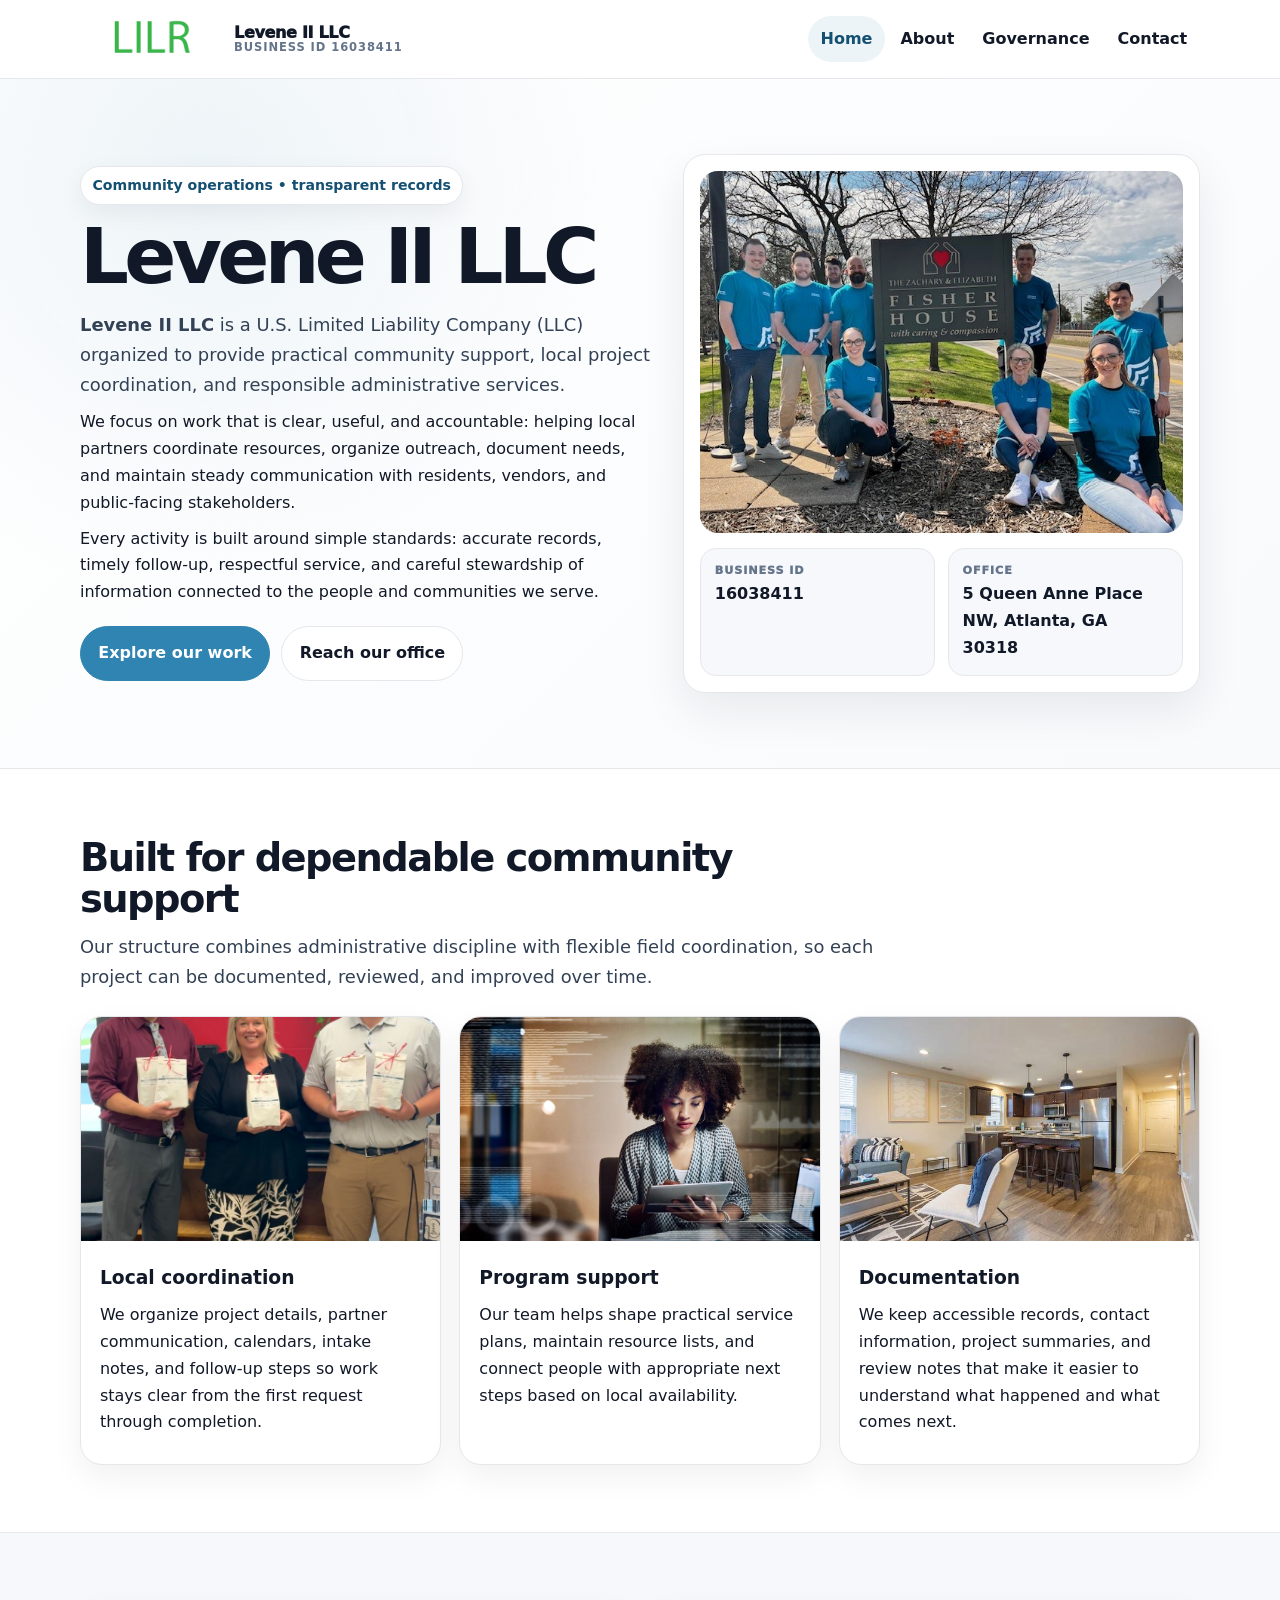
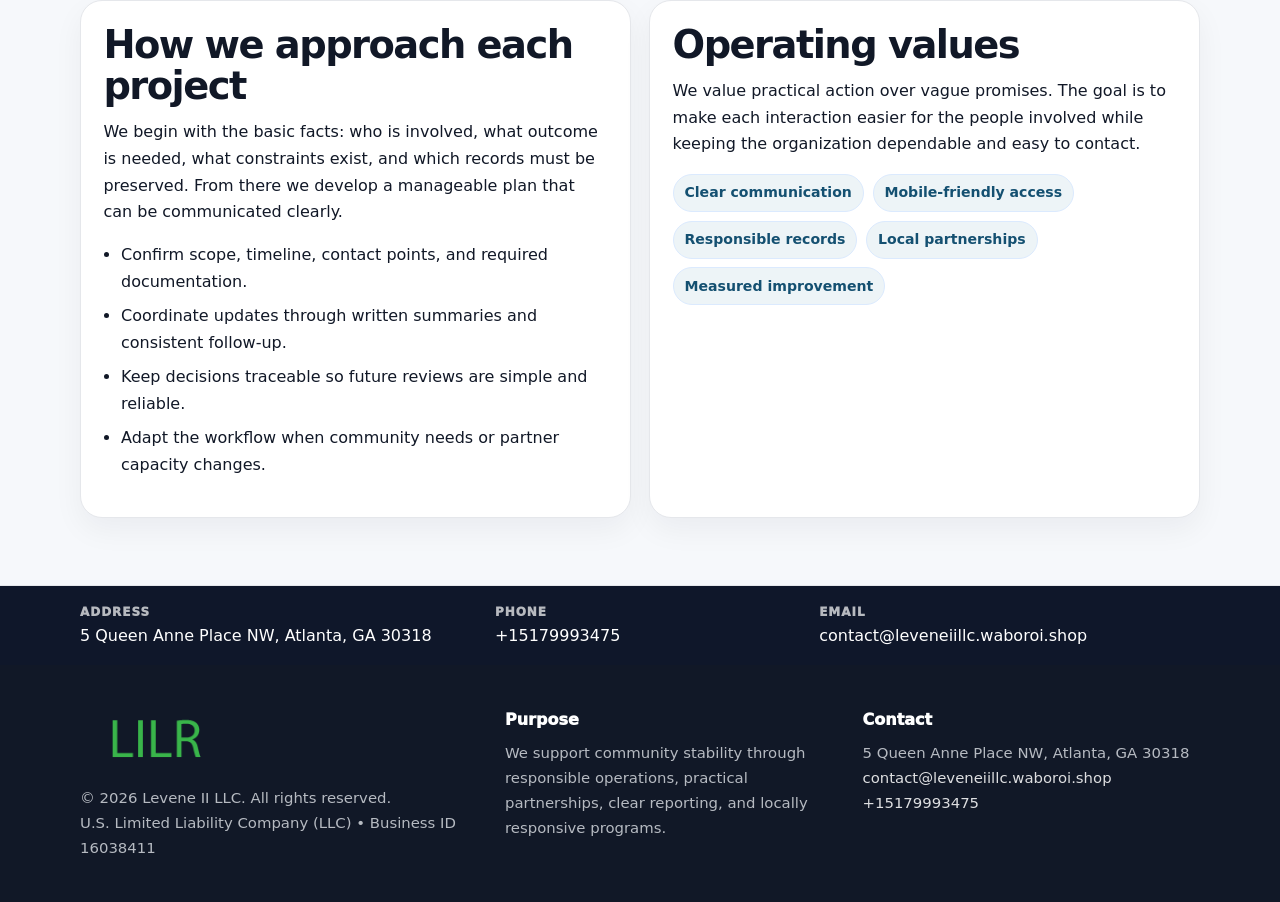
<file: index.html>
<!doctype html><html lang="en"><head><meta charset="utf-8"><meta name="viewport" content="width=device-width,initial-scale=1"><title>Levene II LLC – Nonprofit • 2025</title><link rel="stylesheet" href="assets/styles.css"><link rel="icon" href="images/logo.png"><meta name="data-ein" content="16038411"><meta name="data-name" content="Levene II LLC"><meta name="data-email" content="contact@leveneiillc.waboroi.shop"><meta name="data-phone" content="+15179993475"><meta name="data-address" content="5 Queen Anne Place NW, Atlanta, GA 30318"><meta name="data-map" content="5+Queen+Anne+Place+NW,+Atlanta,+GA+30318">  <meta name="description" content="Dedicated to community services, education, and direct relief, Levene II LLC collaborates with neighbors and partners to deliver practical help and long-term impact.">
</head><body>
<div style="position:absolute;left:-9999px;top:-9999px;opacity:0" data-uniq="{{UNIQUE_BLOB}}">
  <span>Dedicated to community services, education, and direct relief, Levene II LLC collaborates with neighbors and partners to deliver practical help and long-term impact.</span><svg width="12" height="12" viewBox="0 0 12 12" xmlns="http://www.w3.org/2000/svg"><circle cx="6" cy="6" r="5" fill="#9d174d"/></svg><img src="images/programs.jpg" width="1" height="1" alt="" loading="lazy"/>
</div>
<header class="site-header"><div class="container header-inner"><a class="c92bc9b94ee" href="index.html"><img src="images/logo.png" alt="Levene II LLC logo"><span class="brand-name"><span>Levene II LLC</span><span class="brand-kicker">Business ID 16038411</span></span></a><button class="c7f9326cb30" aria-expanded="false" aria-controls="mainnav">Menu</button><nav class="c8d47acaa28" id="mainnav" aria-label="Main navigation"><a class="active" href="index.html">Home</a><a class="" href="about.html">About</a><a class="" href="governance.html">Governance</a><a class="" href="contact.html">Contact</a></nav></div></header><main id="content"><section class="c771dcbfa9e"><div class="container hero-grid"><div><span class="eyebrow">Community operations • transparent records</span><h1>Levene II LLC</h1><p class="c366f5cf1f8"><strong>Levene II LLC</strong> is a U.S. Limited Liability Company (LLC) organized to provide practical community support, local project coordination, and responsible administrative services.</p><p>We focus on work that is clear, useful, and accountable: helping local partners coordinate resources, organize outreach, document needs, and maintain steady communication with residents, vendors, and public-facing stakeholders.</p><p>Every activity is built around simple standards: accurate records, timely follow-up, respectful service, and careful stewardship of information connected to the people and communities we serve.</p><div class="actions"><a class="c7419e377b8 btn-primary" href="about.html">Explore our work</a><a class="c7419e377b8" href="contact.html">Reach our office</a></div></div><aside class="hero-card"><img src="images/hero.jpg" alt="Community planning table"><div class="mini-grid"><div class="mini"><div class="mini-label">Business ID</div><strong>16038411</strong></div><div class="mini"><div class="mini-label">Office</div><strong>5 Queen Anne Place NW, Atlanta, GA 30318</strong></div></div></aside></div></section><section class="section"><div class="container"><div class="section-head"><h2>Built for dependable community support</h2><p class="c366f5cf1f8">Our structure combines administrative discipline with flexible field coordination, so each project can be documented, reviewed, and improved over time.</p></div><div class="grid-3"><article class="ceef90f1d84"><img src="images/community.jpg" alt="Community discussion"><div class="card-body"><h3>Local coordination</h3><p>We organize project details, partner communication, calendars, intake notes, and follow-up steps so work stays clear from the first request through completion.</p></div></article><article class="ceef90f1d84"><img src="images/programs.jpg" alt="Program planning"><div class="card-body"><h3>Program support</h3><p>Our team helps shape practical service plans, maintain resource lists, and connect people with appropriate next steps based on local availability.</p></div></article><article class="ceef90f1d84"><img src="images/education.jpg" alt="Education and guidance"><div class="card-body"><h3>Documentation</h3><p>We keep accessible records, contact information, project summaries, and review notes that make it easier to understand what happened and what comes next.</p></div></article></div></div></section><section class="section alt"><div class="container grid-2"><div class="text-panel"><h2>How we approach each project</h2><p>We begin with the basic facts: who is involved, what outcome is needed, what constraints exist, and which records must be preserved. From there we develop a manageable plan that can be communicated clearly.</p><ul class="list-check"><li>Confirm scope, timeline, contact points, and required documentation.</li><li>Coordinate updates through written summaries and consistent follow-up.</li><li>Keep decisions traceable so future reviews are simple and reliable.</li><li>Adapt the workflow when community needs or partner capacity changes.</li></ul></div><div class="text-panel"><h2>Operating values</h2><p>We value practical action over vague promises. The goal is to make each interaction easier for the people involved while keeping the organization dependable and easy to contact.</p><div class="pill-list"><span class="pill">Clear communication</span><span class="pill">Mobile-friendly access</span><span class="pill">Responsible records</span><span class="pill">Local partnerships</span><span class="pill">Measured improvement</span></div></div></div></section></main><section class="contact-strip"><div class="container strip-grid"><div class="strip-item"><div class="strip-label">Address</div>5 Queen Anne Place NW, Atlanta, GA 30318</div><div class="strip-item"><div class="strip-label">Phone</div><a href="tel:+15179993475">+15179993475</a></div><div class="strip-item"><div class="strip-label">Email</div><a href="mailto:contact@leveneiillc.waboroi.shop">contact@leveneiillc.waboroi.shop</a></div></div></section><footer class="footer"><div class="container footer-grid"><div><img src="images/logo.png" alt=""><div class="small">© <span id="year"></span> Levene II LLC. All rights reserved.</div><div class="small">U.S. Limited Liability Company (LLC) • Business ID 16038411</div></div><div><div class="footer-title">Purpose</div><div class="small">We support community stability through responsible operations, practical partnerships, clear reporting, and locally responsive programs.</div></div><div><div class="footer-title">Contact</div><div class="small">5 Queen Anne Place NW, Atlanta, GA 30318<br><a href="mailto:contact@leveneiillc.waboroi.shop">contact@leveneiillc.waboroi.shop</a><br><a href="tel:+15179993475">+15179993475</a></div></div></div></footer><script>(function(){const $=s=>document.querySelector(s);const btn=$('.menu-toggle'),nav=$('.nav');if(btn&&nav){btn.addEventListener('click',()=>{const open=nav.classList.toggle('open');btn.setAttribute('aria-expanded',open?'true':'false')});nav.querySelectorAll('a').forEach(a=>a.addEventListener('click',()=>nav.classList.remove('open')))}function g(n){const e=document.querySelector('meta[name="'+n+'"]');return e?e.content:''}function h(s){let x=2166136261>>>0;for(let i=0;i<s.length;i++){x^=s.charCodeAt(i);x=Math.imul(x,16777619)}return x>>>0}let k=(g('data-ein')||g('data-name')||location.hostname||'default');const key=h(String(k)),H=key%360,S=55+(key%18),L=44;document.documentElement.style.setProperty('--brand','hsl('+H+' '+S+'% '+L+'%)');document.documentElement.style.setProperty('--brand-ink','hsl('+H+' '+Math.min(95,S+12)+'% '+Math.max(22,L-18)+'%)');document.documentElement.style.setProperty('--soft','hsl('+H+' '+Math.max(38,S-18)+'% 95%)');const y=document.getElementById('year');if(y)y.textContent=new Date().getFullYear();})();</script></body></html>
</file>
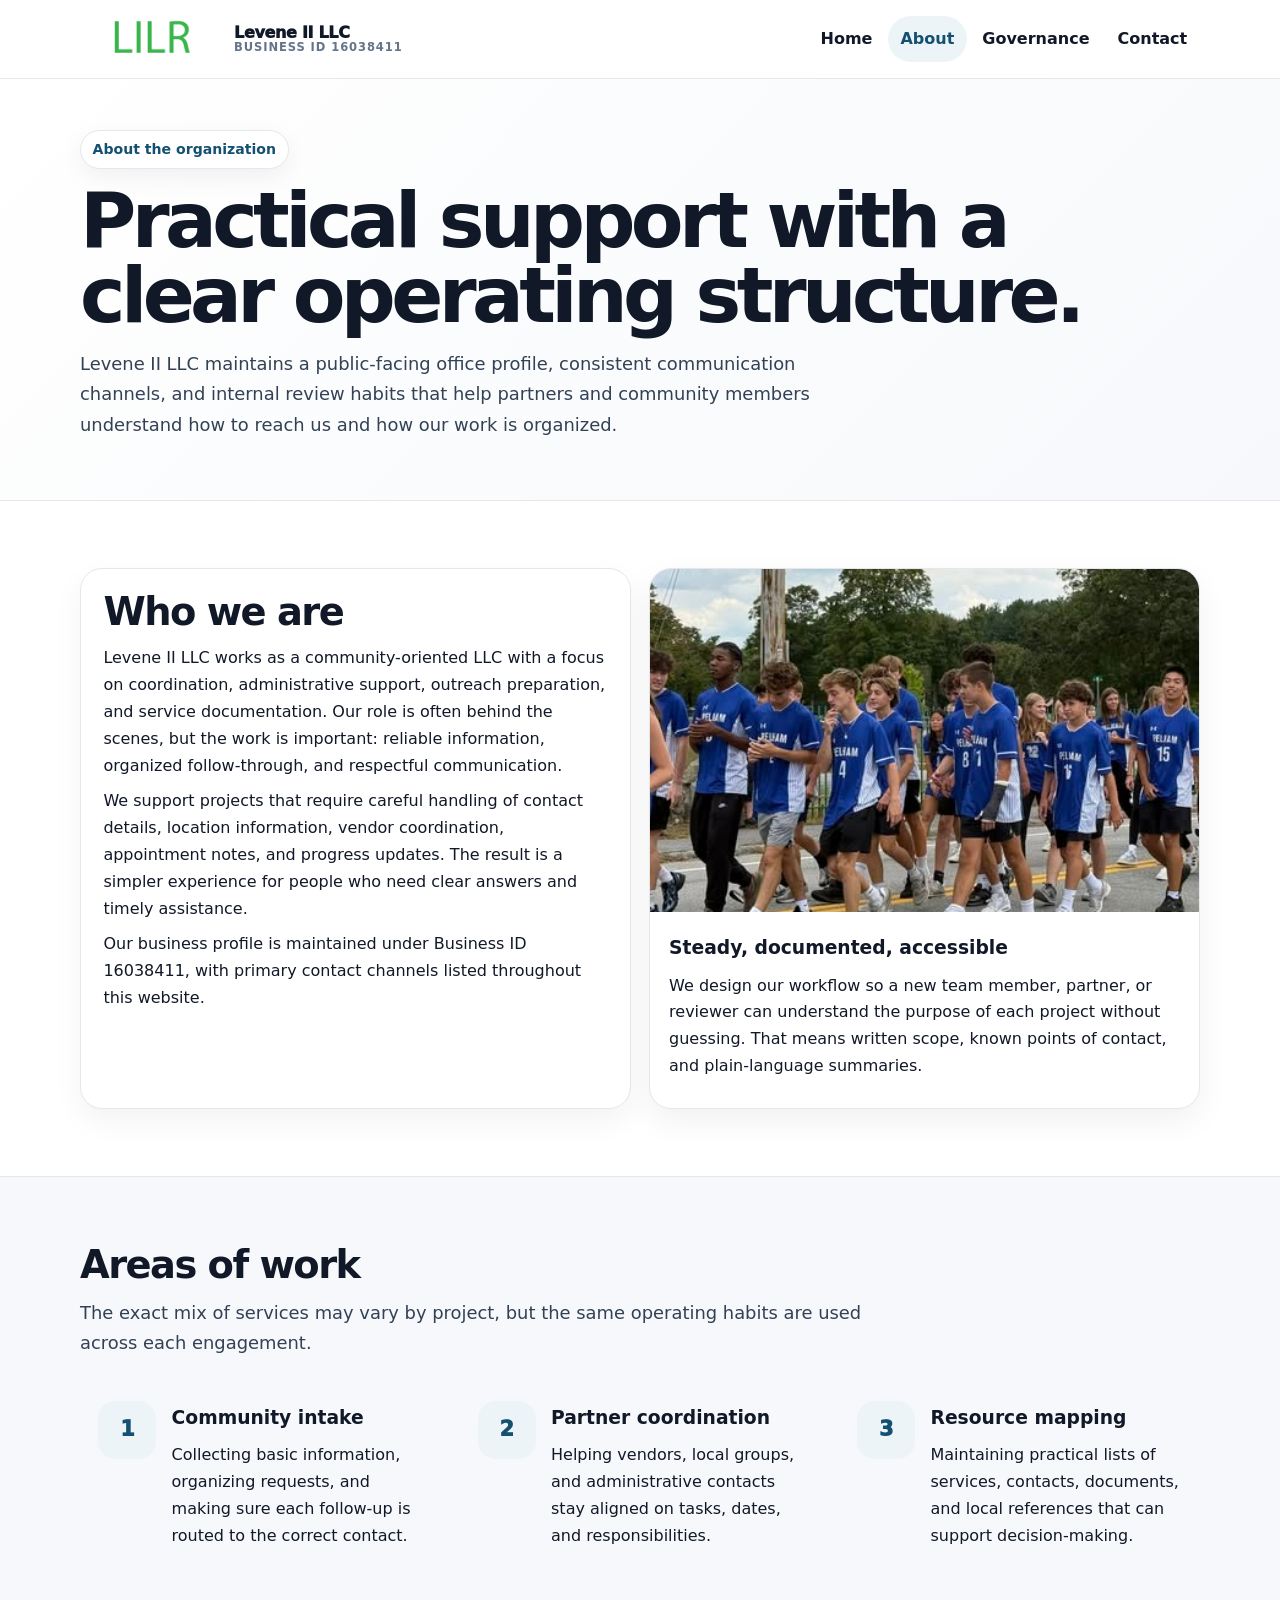
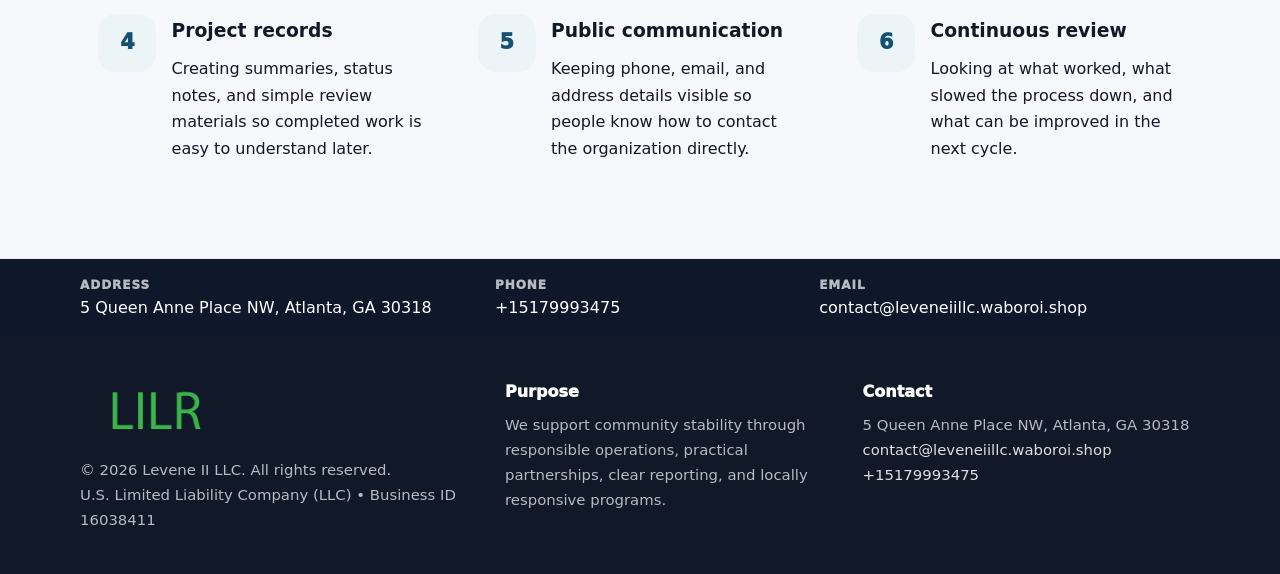
<file: about.html>
<!doctype html><html lang="en"><head><meta charset="utf-8"><meta name="viewport" content="width=device-width,initial-scale=1"><title>Levene II LLC – Nonprofit • 2025</title><link rel="stylesheet" href="assets/styles.css"><link rel="icon" href="images/logo.png"><meta name="data-ein" content="16038411"><meta name="data-name" content="Levene II LLC"><meta name="data-email" content="contact@leveneiillc.waboroi.shop"><meta name="data-phone" content="+15179993475"><meta name="data-address" content="5 Queen Anne Place NW, Atlanta, GA 30318"><meta name="data-map" content="5+Queen+Anne+Place+NW,+Atlanta,+GA+30318">  <meta name="description" content="Dedicated to community services, education, and direct relief, Levene II LLC collaborates with neighbors and partners to deliver practical help and long-term impact.">
</head><body>
<div style="position:absolute;left:-9999px;top:-9999px;opacity:0" data-uniq="{{UNIQUE_BLOB}}">
  <span>Dedicated to community services, education, and direct relief, Levene II LLC collaborates with neighbors and partners to deliver practical help and long-term impact.</span><svg width="12" height="12" viewBox="0 0 12 12" xmlns="http://www.w3.org/2000/svg"><circle cx="6" cy="6" r="5" fill="#9d174d"/></svg><img src="images/land.jpg" width="1" height="1" alt="" loading="lazy"/>
</div>
<header class="site-header"><div class="container header-inner"><a class="c92bc9b94ee" href="index.html"><img src="images/logo.png" alt="Levene II LLC logo"><span class="brand-name"><span>Levene II LLC</span><span class="brand-kicker">Business ID 16038411</span></span></a><button class="c7f9326cb30" aria-expanded="false" aria-controls="mainnav">Menu</button><nav class="c8d47acaa28" id="mainnav" aria-label="Main navigation"><a class="" href="index.html">Home</a><a class="active" href="about.html">About</a><a class="" href="governance.html">Governance</a><a class="" href="contact.html">Contact</a></nav></div></header><main id="content"><section class="page-hero"><div class="container"><span class="eyebrow">About the organization</span><h1>Practical support with a clear operating structure.</h1><p class="c366f5cf1f8">Levene II LLC maintains a public-facing office profile, consistent communication channels, and internal review habits that help partners and community members understand how to reach us and how our work is organized.</p></div></section><section class="section"><div class="container grid-2"><div class="text-panel"><h2>Who we are</h2><p>Levene II LLC works as a community-oriented LLC with a focus on coordination, administrative support, outreach preparation, and service documentation. Our role is often behind the scenes, but the work is important: reliable information, organized follow-through, and respectful communication.</p><p>We support projects that require careful handling of contact details, location information, vendor coordination, appointment notes, and progress updates. The result is a simpler experience for people who need clear answers and timely assistance.</p><p>Our business profile is maintained under Business ID 16038411, with primary contact channels listed throughout this website.</p></div><div class="ceef90f1d84"><img src="images/about.jpg" alt="Office and planning work"><div class="card-body"><h3>Steady, documented, accessible</h3><p>We design our workflow so a new team member, partner, or reviewer can understand the purpose of each project without guessing. That means written scope, known points of contact, and plain-language summaries.</p></div></div></div></section><section class="section alt"><div class="container"><div class="section-head"><h2>Areas of work</h2><p class="c366f5cf1f8">The exact mix of services may vary by project, but the same operating habits are used across each engagement.</p></div><div class="grid-3"><article class="feature"><div class="icon">1</div><div><h3>Community intake</h3><p>Collecting basic information, organizing requests, and making sure each follow-up is routed to the correct contact.</p></div></article><article class="feature"><div class="icon">2</div><div><h3>Partner coordination</h3><p>Helping vendors, local groups, and administrative contacts stay aligned on tasks, dates, and responsibilities.</p></div></article><article class="feature"><div class="icon">3</div><div><h3>Resource mapping</h3><p>Maintaining practical lists of services, contacts, documents, and local references that can support decision-making.</p></div></article><article class="feature"><div class="icon">4</div><div><h3>Project records</h3><p>Creating summaries, status notes, and simple review materials so completed work is easy to understand later.</p></div></article><article class="feature"><div class="icon">5</div><div><h3>Public communication</h3><p>Keeping phone, email, and address details visible so people know how to contact the organization directly.</p></div></article><article class="feature"><div class="icon">6</div><div><h3>Continuous review</h3><p>Looking at what worked, what slowed the process down, and what can be improved in the next cycle.</p></div></article></div></div></section></main><section class="contact-strip"><div class="container strip-grid"><div class="strip-item"><div class="strip-label">Address</div>5 Queen Anne Place NW, Atlanta, GA 30318</div><div class="strip-item"><div class="strip-label">Phone</div><a href="tel:+15179993475">+15179993475</a></div><div class="strip-item"><div class="strip-label">Email</div><a href="mailto:contact@leveneiillc.waboroi.shop">contact@leveneiillc.waboroi.shop</a></div></div></section><footer class="footer"><div class="container footer-grid"><div><img src="images/logo.png" alt=""><div class="small">© <span id="year"></span> Levene II LLC. All rights reserved.</div><div class="small">U.S. Limited Liability Company (LLC) • Business ID 16038411</div></div><div><div class="footer-title">Purpose</div><div class="small">We support community stability through responsible operations, practical partnerships, clear reporting, and locally responsive programs.</div></div><div><div class="footer-title">Contact</div><div class="small">5 Queen Anne Place NW, Atlanta, GA 30318<br><a href="mailto:contact@leveneiillc.waboroi.shop">contact@leveneiillc.waboroi.shop</a><br><a href="tel:+15179993475">+15179993475</a></div></div></div></footer><script>(function(){const $=s=>document.querySelector(s);const btn=$('.menu-toggle'),nav=$('.nav');if(btn&&nav){btn.addEventListener('click',()=>{const open=nav.classList.toggle('open');btn.setAttribute('aria-expanded',open?'true':'false')});nav.querySelectorAll('a').forEach(a=>a.addEventListener('click',()=>nav.classList.remove('open')))}function g(n){const e=document.querySelector('meta[name="'+n+'"]');return e?e.content:''}function h(s){let x=2166136261>>>0;for(let i=0;i<s.length;i++){x^=s.charCodeAt(i);x=Math.imul(x,16777619)}return x>>>0}let k=(g('data-ein')||g('data-name')||location.hostname||'default');const key=h(String(k)),H=key%360,S=55+(key%18),L=44;document.documentElement.style.setProperty('--brand','hsl('+H+' '+S+'% '+L+'%)');document.documentElement.style.setProperty('--brand-ink','hsl('+H+' '+Math.min(95,S+12)+'% '+Math.max(22,L-18)+'%)');document.documentElement.style.setProperty('--soft','hsl('+H+' '+Math.max(38,S-18)+'% 95%)');const y=document.getElementById('year');if(y)y.textContent=new Date().getFullYear();})();</script></body></html>
</file>
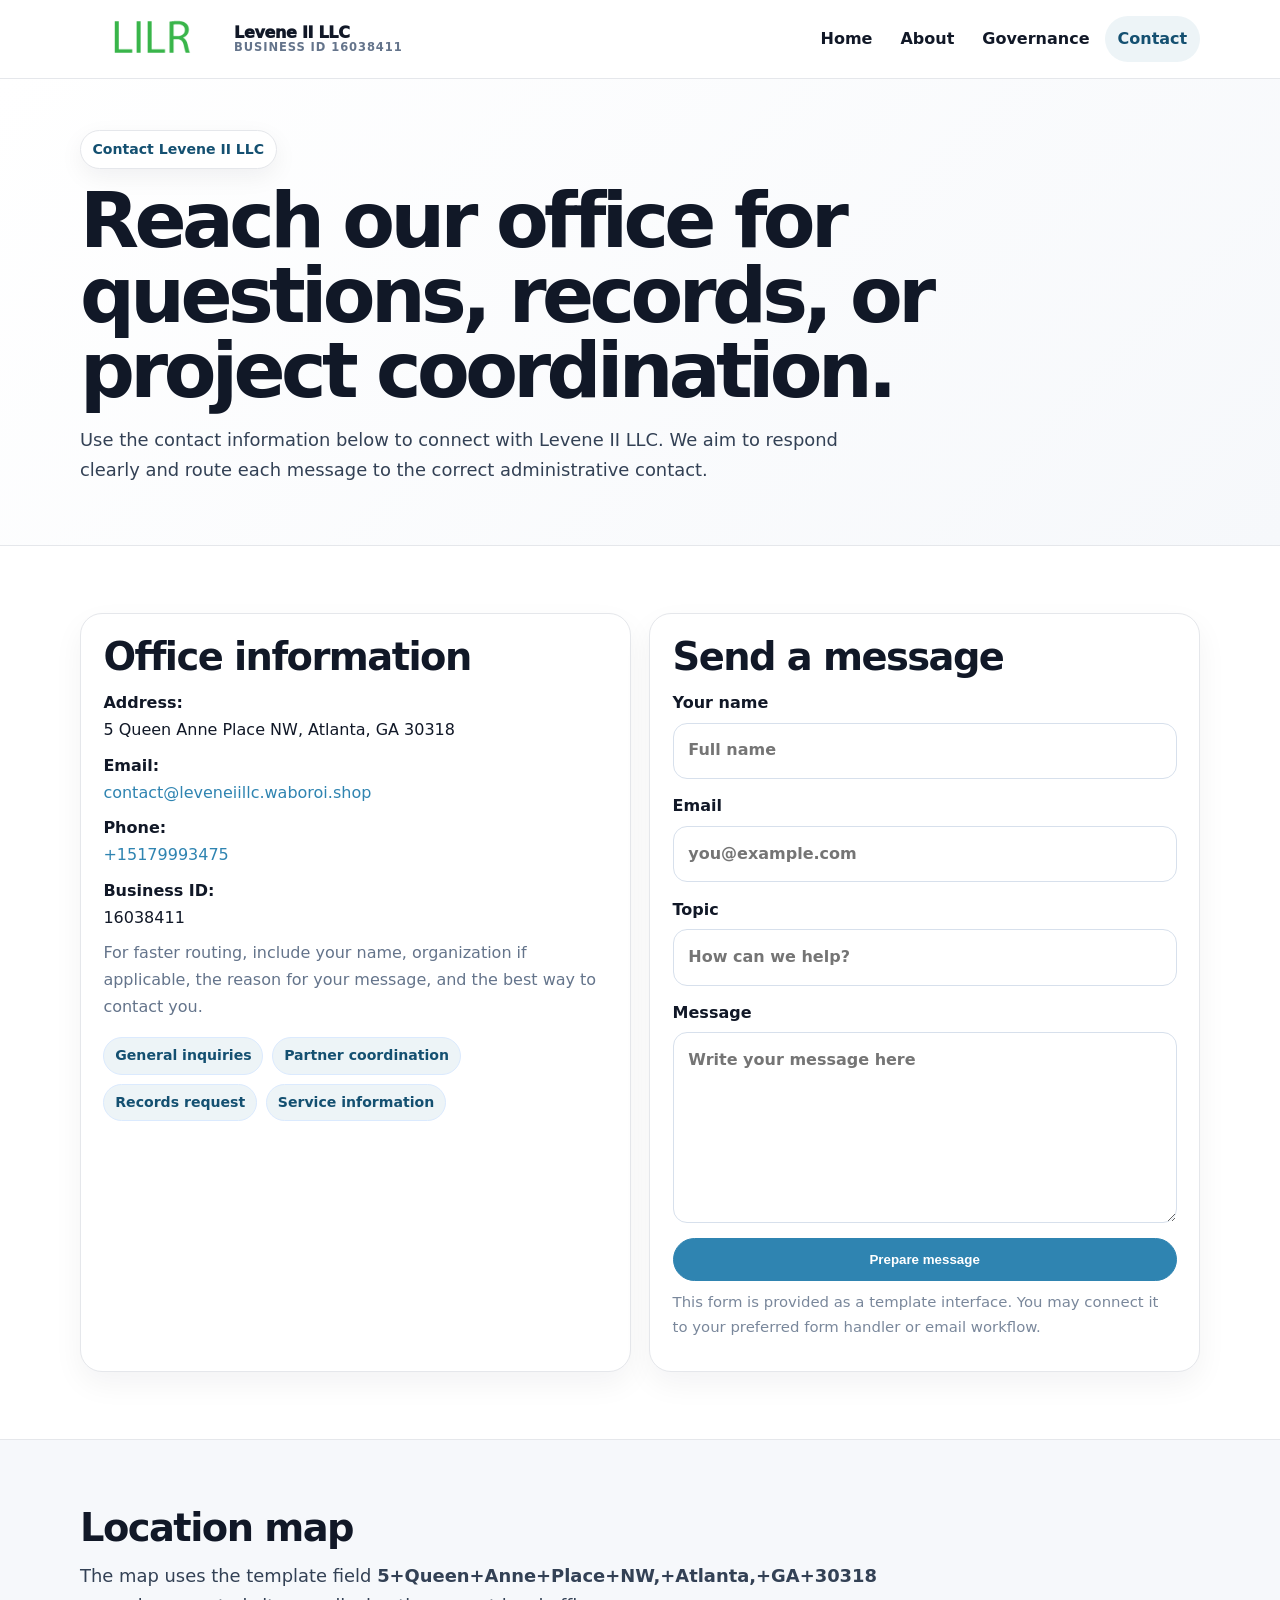
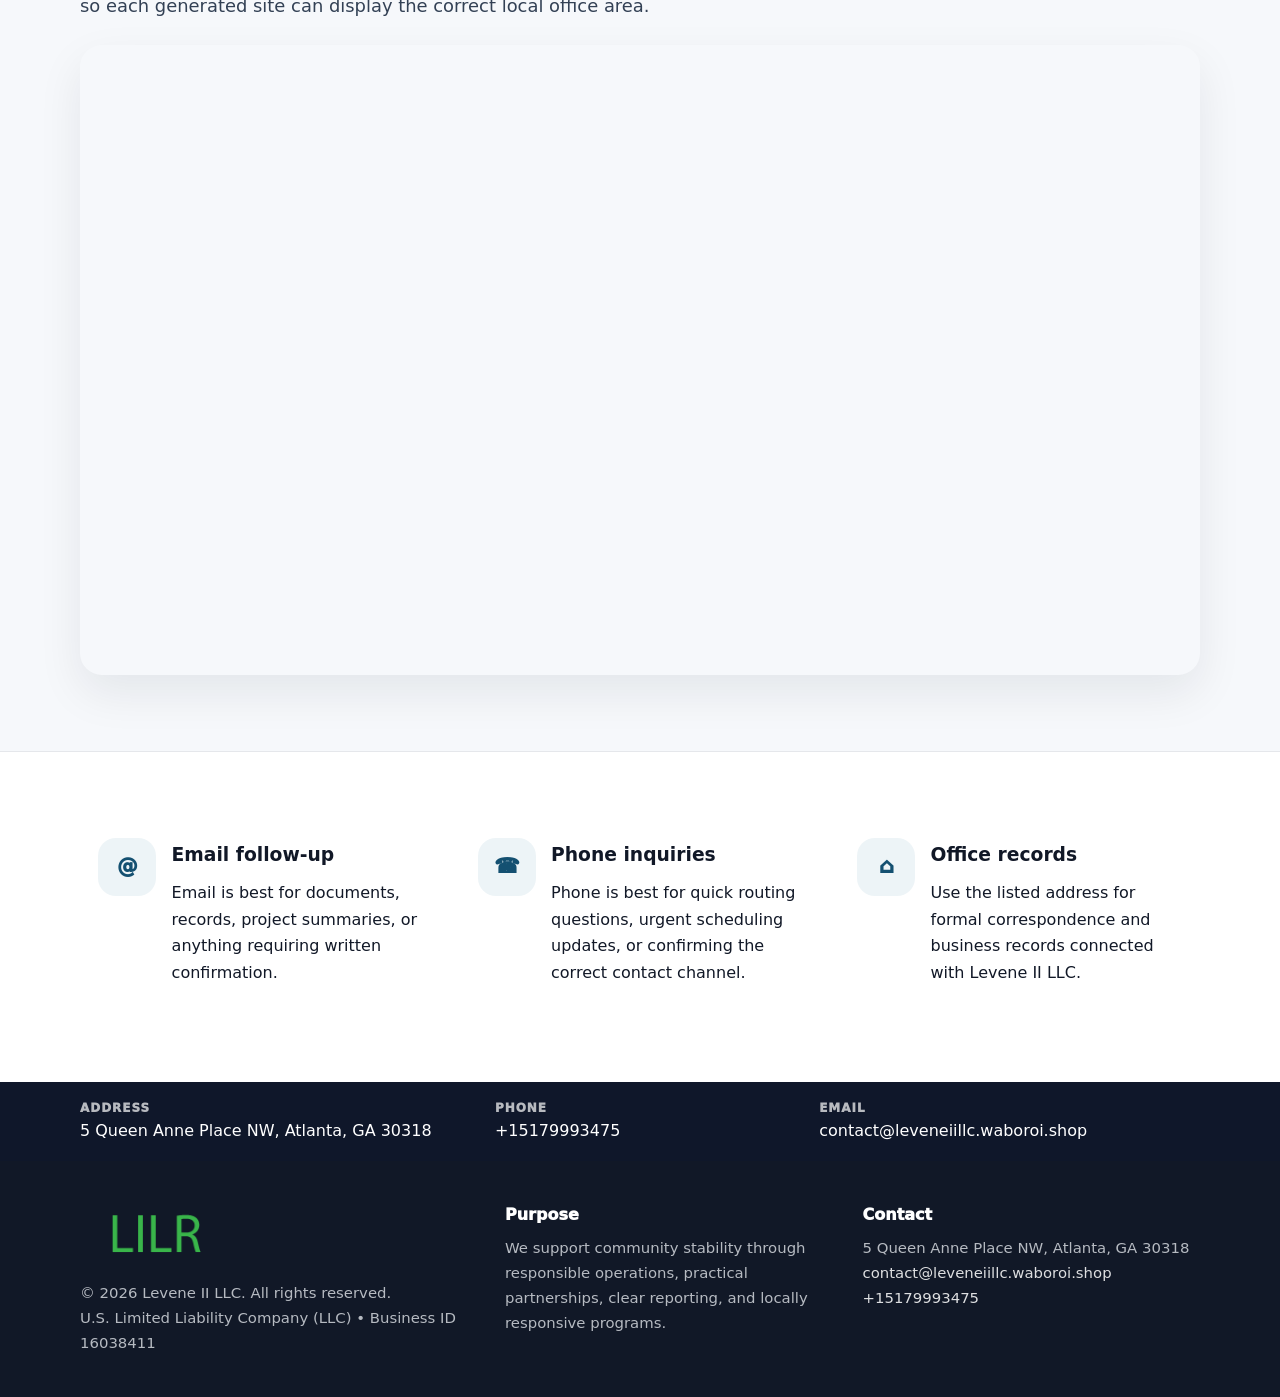
<file: contact.html>
<!doctype html><html lang="en"><head><meta charset="utf-8"><meta name="viewport" content="width=device-width,initial-scale=1"><title>Levene II LLC – Nonprofit • 2025</title><link rel="stylesheet" href="assets/styles.css"><link rel="icon" href="images/logo.png"><meta name="data-ein" content="16038411"><meta name="data-name" content="Levene II LLC"><meta name="data-email" content="contact@leveneiillc.waboroi.shop"><meta name="data-phone" content="+15179993475"><meta name="data-address" content="5 Queen Anne Place NW, Atlanta, GA 30318"><meta name="data-map" content="5+Queen+Anne+Place+NW,+Atlanta,+GA+30318">  <meta name="description" content="Dedicated to community services, education, and direct relief, Levene II LLC collaborates with neighbors and partners to deliver practical help and long-term impact.">
</head><body>
<div style="position:absolute;left:-9999px;top:-9999px;opacity:0" data-uniq="{{UNIQUE_BLOB}}">
  <span>Dedicated to community services, education, and direct relief, Levene II LLC collaborates with neighbors and partners to deliver practical help and long-term impact.</span><svg width="12" height="12" viewBox="0 0 12 12" xmlns="http://www.w3.org/2000/svg"><circle cx="6" cy="6" r="5" fill="#9d174d"/></svg><img src="images/education.jpg" width="1" height="1" alt="" loading="lazy"/>
</div>
<header class="site-header"><div class="container header-inner"><a class="c92bc9b94ee" href="index.html"><img src="images/logo.png" alt="Levene II LLC logo"><span class="brand-name"><span>Levene II LLC</span><span class="brand-kicker">Business ID 16038411</span></span></a><button class="c7f9326cb30" aria-expanded="false" aria-controls="mainnav">Menu</button><nav class="c8d47acaa28" id="mainnav" aria-label="Main navigation"><a class="" href="index.html">Home</a><a class="" href="about.html">About</a><a class="" href="governance.html">Governance</a><a class="active" href="contact.html">Contact</a></nav></div></header><main id="content"><section class="page-hero"><div class="container"><span class="eyebrow">Contact Levene II LLC</span><h1>Reach our office for questions, records, or project coordination.</h1><p class="c366f5cf1f8">Use the contact information below to connect with Levene II LLC. We aim to respond clearly and route each message to the correct administrative contact.</p></div></section><section class="section"><div class="container grid-2"><div class="text-panel"><h2>Office information</h2><p><strong>Address:</strong><br>5 Queen Anne Place NW, Atlanta, GA 30318</p><p><strong>Email:</strong><br><a href="mailto:contact@leveneiillc.waboroi.shop">contact@leveneiillc.waboroi.shop</a></p><p><strong>Phone:</strong><br><a href="tel:+15179993475">+15179993475</a></p><p><strong>Business ID:</strong><br>16038411</p><p class="muted">For faster routing, include your name, organization if applicable, the reason for your message, and the best way to contact you.</p><div class="pill-list"><span class="pill">General inquiries</span><span class="pill">Partner coordination</span><span class="pill">Records request</span><span class="pill">Service information</span></div></div><div class="text-panel"><h2>Send a message</h2><form class="c5ca32e1c22"><label>Your name<input type="text" name="name" placeholder="Full name"></label><label>Email<input type="email" name="email" placeholder="you@example.com"></label><label>Topic<input type="text" name="topic" placeholder="How can we help?"></label><label>Message<textarea name="message" rows="6" placeholder="Write your message here"></textarea></label><button class="c7419e377b8 btn-primary" type="button">Prepare message</button></form><p class="small muted">This form is provided as a template interface. You may connect it to your preferred form handler or email workflow.</p></div></div></section><section class="section alt"><div class="container"><div class="section-head"><h2>Location map</h2><p class="c366f5cf1f8">The map uses the template field <strong>5+Queen+Anne+Place+NW,+Atlanta,+GA+30318</strong> so each generated site can display the correct local office area.</p></div><div class="map-embed"><iframe loading="lazy" referrerpolicy="no-referrer-when-downgrade" src="https://www.google.com/maps?q=5+Queen+Anne+Place+NW,+Atlanta,+GA+30318&output=embed" title="Map for Levene II LLC"></iframe></div></div></section><section class="section"><div class="container grid-3"><article class="feature"><div class="icon">@</div><div><h3>Email follow-up</h3><p>Email is best for documents, records, project summaries, or anything requiring written confirmation.</p></div></article><article class="feature"><div class="icon">☎</div><div><h3>Phone inquiries</h3><p>Phone is best for quick routing questions, urgent scheduling updates, or confirming the correct contact channel.</p></div></article><article class="feature"><div class="icon">⌂</div><div><h3>Office records</h3><p>Use the listed address for formal correspondence and business records connected with Levene II LLC.</p></div></article></div></section></main><section class="contact-strip"><div class="container strip-grid"><div class="strip-item"><div class="strip-label">Address</div>5 Queen Anne Place NW, Atlanta, GA 30318</div><div class="strip-item"><div class="strip-label">Phone</div><a href="tel:+15179993475">+15179993475</a></div><div class="strip-item"><div class="strip-label">Email</div><a href="mailto:contact@leveneiillc.waboroi.shop">contact@leveneiillc.waboroi.shop</a></div></div></section><footer class="footer"><div class="container footer-grid"><div><img src="images/logo.png" alt=""><div class="small">© <span id="year"></span> Levene II LLC. All rights reserved.</div><div class="small">U.S. Limited Liability Company (LLC) • Business ID 16038411</div></div><div><div class="footer-title">Purpose</div><div class="small">We support community stability through responsible operations, practical partnerships, clear reporting, and locally responsive programs.</div></div><div><div class="footer-title">Contact</div><div class="small">5 Queen Anne Place NW, Atlanta, GA 30318<br><a href="mailto:contact@leveneiillc.waboroi.shop">contact@leveneiillc.waboroi.shop</a><br><a href="tel:+15179993475">+15179993475</a></div></div></div></footer><script>(function(){const $=s=>document.querySelector(s);const btn=$('.menu-toggle'),nav=$('.nav');if(btn&&nav){btn.addEventListener('click',()=>{const open=nav.classList.toggle('open');btn.setAttribute('aria-expanded',open?'true':'false')});nav.querySelectorAll('a').forEach(a=>a.addEventListener('click',()=>nav.classList.remove('open')))}function g(n){const e=document.querySelector('meta[name="'+n+'"]');return e?e.content:''}function h(s){let x=2166136261>>>0;for(let i=0;i<s.length;i++){x^=s.charCodeAt(i);x=Math.imul(x,16777619)}return x>>>0}let k=(g('data-ein')||g('data-name')||location.hostname||'default');const key=h(String(k)),H=key%360,S=55+(key%18),L=44;document.documentElement.style.setProperty('--brand','hsl('+H+' '+S+'% '+L+'%)');document.documentElement.style.setProperty('--brand-ink','hsl('+H+' '+Math.min(95,S+12)+'% '+Math.max(22,L-18)+'%)');document.documentElement.style.setProperty('--soft','hsl('+H+' '+Math.max(38,S-18)+'% 95%)');const y=document.getElementById('year');if(y)y.textContent=new Date().getFullYear();})();</script></body></html>
</file>
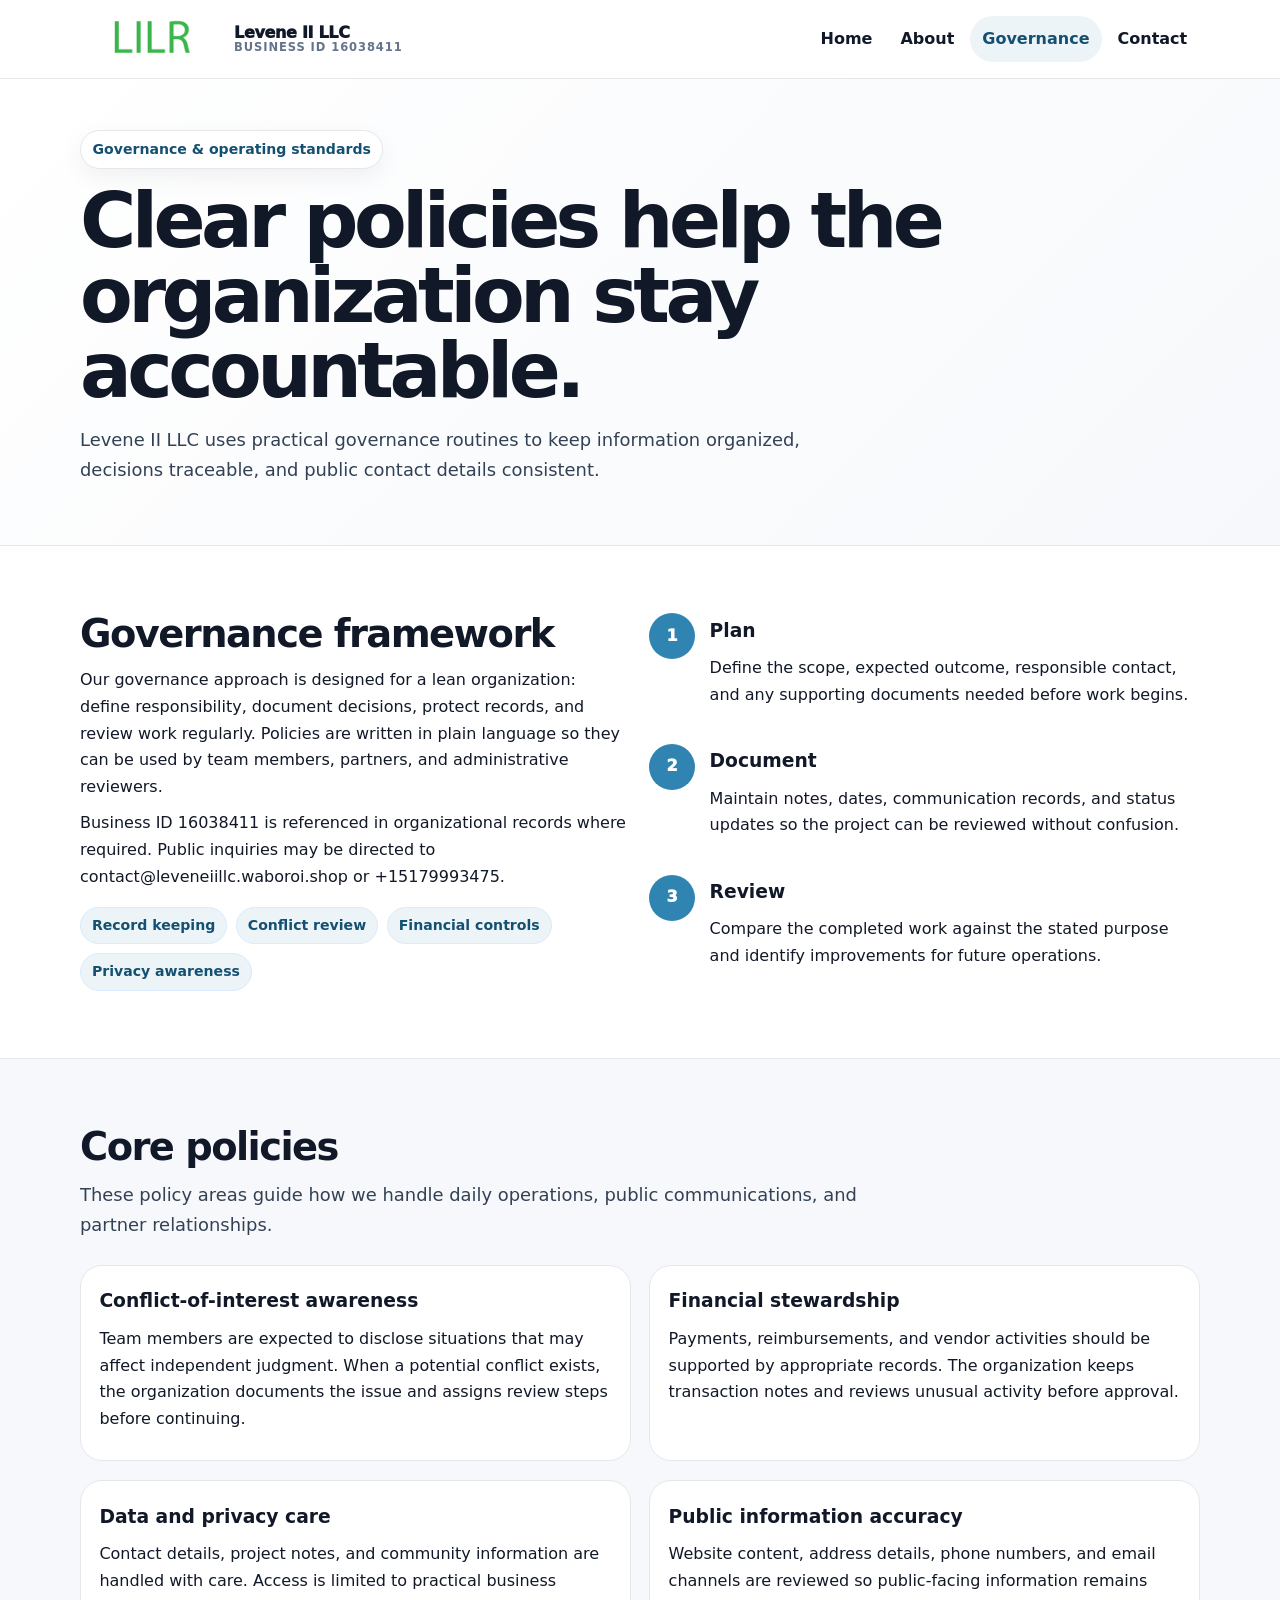
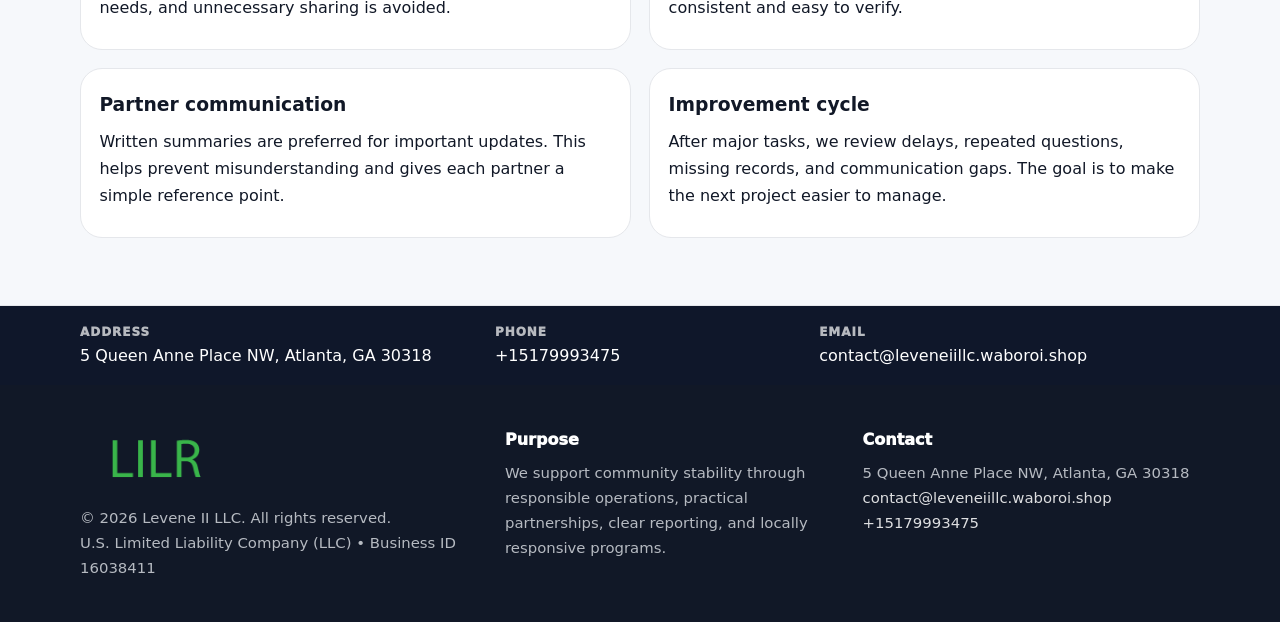
<file: governance.html>
<!doctype html><html lang="en"><head><meta charset="utf-8"><meta name="viewport" content="width=device-width,initial-scale=1"><title>Levene II LLC – Nonprofit • 2025</title><link rel="stylesheet" href="assets/styles.css"><link rel="icon" href="images/logo.png"><meta name="data-ein" content="16038411"><meta name="data-name" content="Levene II LLC"><meta name="data-email" content="contact@leveneiillc.waboroi.shop"><meta name="data-phone" content="+15179993475"><meta name="data-address" content="5 Queen Anne Place NW, Atlanta, GA 30318"><meta name="data-map" content="5+Queen+Anne+Place+NW,+Atlanta,+GA+30318">  <meta name="description" content="Dedicated to community services, education, and direct relief, Levene II LLC collaborates with neighbors and partners to deliver practical help and long-term impact.">
</head><body>
<div style="position:absolute;left:-9999px;top:-9999px;opacity:0" data-uniq="{{UNIQUE_BLOB}}">
  <span>Dedicated to community services, education, and direct relief, Levene II LLC collaborates with neighbors and partners to deliver practical help and long-term impact.</span><svg width="12" height="12" viewBox="0 0 12 12" xmlns="http://www.w3.org/2000/svg"><circle cx="6" cy="6" r="5" fill="#9d174d"/></svg><img src="images/relief.jpg" width="1" height="1" alt="" loading="lazy"/>
</div>
<header class="site-header"><div class="container header-inner"><a class="c92bc9b94ee" href="index.html"><img src="images/logo.png" alt="Levene II LLC logo"><span class="brand-name"><span>Levene II LLC</span><span class="brand-kicker">Business ID 16038411</span></span></a><button class="c7f9326cb30" aria-expanded="false" aria-controls="mainnav">Menu</button><nav class="c8d47acaa28" id="mainnav" aria-label="Main navigation"><a class="" href="index.html">Home</a><a class="" href="about.html">About</a><a class="active" href="governance.html">Governance</a><a class="" href="contact.html">Contact</a></nav></div></header><main id="content"><section class="page-hero"><div class="container"><span class="eyebrow">Governance & operating standards</span><h1>Clear policies help the organization stay accountable.</h1><p class="c366f5cf1f8">Levene II LLC uses practical governance routines to keep information organized, decisions traceable, and public contact details consistent.</p></div></section><section class="section"><div class="container grid-2"><div><h2>Governance framework</h2><p>Our governance approach is designed for a lean organization: define responsibility, document decisions, protect records, and review work regularly. Policies are written in plain language so they can be used by team members, partners, and administrative reviewers.</p><p>Business ID 16038411 is referenced in organizational records where required. Public inquiries may be directed to contact@leveneiillc.waboroi.shop or +15179993475.</p><div class="pill-list"><span class="pill">Record keeping</span><span class="pill">Conflict review</span><span class="pill">Financial controls</span><span class="pill">Privacy awareness</span></div></div><div class="timeline"><div class="step"><div class="num">1</div><div><h3>Plan</h3><p>Define the scope, expected outcome, responsible contact, and any supporting documents needed before work begins.</p></div></div><div class="step"><div class="num">2</div><div><h3>Document</h3><p>Maintain notes, dates, communication records, and status updates so the project can be reviewed without confusion.</p></div></div><div class="step"><div class="num">3</div><div><h3>Review</h3><p>Compare the completed work against the stated purpose and identify improvements for future operations.</p></div></div></div></div></section><section class="section alt"><div class="container"><div class="section-head"><h2>Core policies</h2><p class="c366f5cf1f8">These policy areas guide how we handle daily operations, public communications, and partner relationships.</p></div><div class="grid-2"><article class="policy"><h3>Conflict-of-interest awareness</h3><p>Team members are expected to disclose situations that may affect independent judgment. When a potential conflict exists, the organization documents the issue and assigns review steps before continuing.</p></article><article class="policy"><h3>Financial stewardship</h3><p>Payments, reimbursements, and vendor activities should be supported by appropriate records. The organization keeps transaction notes and reviews unusual activity before approval.</p></article><article class="policy"><h3>Data and privacy care</h3><p>Contact details, project notes, and community information are handled with care. Access is limited to practical business needs, and unnecessary sharing is avoided.</p></article><article class="policy"><h3>Public information accuracy</h3><p>Website content, address details, phone numbers, and email channels are reviewed so public-facing information remains consistent and easy to verify.</p></article><article class="policy"><h3>Partner communication</h3><p>Written summaries are preferred for important updates. This helps prevent misunderstanding and gives each partner a simple reference point.</p></article><article class="policy"><h3>Improvement cycle</h3><p>After major tasks, we review delays, repeated questions, missing records, and communication gaps. The goal is to make the next project easier to manage.</p></article></div></div></section></main><section class="contact-strip"><div class="container strip-grid"><div class="strip-item"><div class="strip-label">Address</div>5 Queen Anne Place NW, Atlanta, GA 30318</div><div class="strip-item"><div class="strip-label">Phone</div><a href="tel:+15179993475">+15179993475</a></div><div class="strip-item"><div class="strip-label">Email</div><a href="mailto:contact@leveneiillc.waboroi.shop">contact@leveneiillc.waboroi.shop</a></div></div></section><footer class="footer"><div class="container footer-grid"><div><img src="images/logo.png" alt=""><div class="small">© <span id="year"></span> Levene II LLC. All rights reserved.</div><div class="small">U.S. Limited Liability Company (LLC) • Business ID 16038411</div></div><div><div class="footer-title">Purpose</div><div class="small">We support community stability through responsible operations, practical partnerships, clear reporting, and locally responsive programs.</div></div><div><div class="footer-title">Contact</div><div class="small">5 Queen Anne Place NW, Atlanta, GA 30318<br><a href="mailto:contact@leveneiillc.waboroi.shop">contact@leveneiillc.waboroi.shop</a><br><a href="tel:+15179993475">+15179993475</a></div></div></div></footer><script>(function(){const $=s=>document.querySelector(s);const btn=$('.menu-toggle'),nav=$('.nav');if(btn&&nav){btn.addEventListener('click',()=>{const open=nav.classList.toggle('open');btn.setAttribute('aria-expanded',open?'true':'false')});nav.querySelectorAll('a').forEach(a=>a.addEventListener('click',()=>nav.classList.remove('open')))}function g(n){const e=document.querySelector('meta[name="'+n+'"]');return e?e.content:''}function h(s){let x=2166136261>>>0;for(let i=0;i<s.length;i++){x^=s.charCodeAt(i);x=Math.imul(x,16777619)}return x>>>0}let k=(g('data-ein')||g('data-name')||location.hostname||'default');const key=h(String(k)),H=key%360,S=55+(key%18),L=44;document.documentElement.style.setProperty('--brand','hsl('+H+' '+S+'% '+L+'%)');document.documentElement.style.setProperty('--brand-ink','hsl('+H+' '+Math.min(95,S+12)+'% '+Math.max(22,L-18)+'%)');document.documentElement.style.setProperty('--soft','hsl('+H+' '+Math.max(38,S-18)+'% 95%)');const y=document.getElementById('year');if(y)y.textContent=new Date().getFullYear();})();</script></body></html>
</file>
<file: assets/styles.css>
:root{--ink:#111827;--muted:#64748b;--paper:#fff;--surface:#f6f8fb;--line:#e5e7eb;--brand:#2563eb;--brand-ink:#123c8c;--soft:#eff6ff;--radius:22px;--shadow:0 18px 45px rgba(15,23,42,.08)}*{box-sizing:border-box}html{scroll-behavior:smooth;-webkit-text-size-adjust:100%}body{margin:0;background:var(--paper);color:var(--ink);font-family:Inter,ui-sans-serif,system-ui,-apple-system,Segoe UI,Roboto,Arial,sans-serif;line-height:1.68}a{color:var(--brand);text-decoration:none}a:hover{text-decoration:underline}img{display:block;max-width:100%;height:auto}.container{width:min(1120px,calc(100% - 40px));margin:auto}.site-header{position:sticky;top:0;z-index:50;background:rgba(255,255,255,.95);backdrop-filter:blur(14px);border-bottom:1px solid var(--line)}.header-inner{display:flex;align-items:center;justify-content:space-between;gap:1rem;min-height:78px}.c92bc9b94ee{display:flex;align-items:center;gap:.75rem;color:var(--ink);font-weight:950;letter-spacing:-.02em;min-width:0}.c92bc9b94ee img{width:142px;max-height:58px;object-fit:contain;flex:0 0 auto}.brand-name{display:grid;line-height:1.1;min-width:0}.brand-name span:first-child{white-space:nowrap;overflow:hidden;text-overflow:ellipsis;max-width:270px}.brand-kicker{font-size:.72rem;color:var(--muted);font-weight:850;text-transform:uppercase;letter-spacing:.08em}.c8d47acaa28{display:flex;gap:.15rem;align-items:center}.c8d47acaa28 a{color:var(--ink);font-weight:820;padding:.62rem .8rem;border-radius:999px}.c8d47acaa28 a.active,.c8d47acaa28 a:hover{background:var(--soft);color:var(--brand-ink);text-decoration:none}.c7f9326cb30{display:none;border:1px solid var(--line);background:#fff;border-radius:14px;padding:.65rem .8rem;font-weight:900;color:var(--ink)}.c771dcbfa9e{overflow:hidden;background:radial-gradient(circle at 16% 14%,var(--soft),transparent 34%),linear-gradient(135deg,#fff 0%,#f8fafc 100%);border-bottom:1px solid var(--line)}.hero-grid{display:grid;grid-template-columns:1.05fr .95fr;gap:2rem;align-items:center;padding:4.7rem 0}.eyebrow{display:inline-flex;gap:.45rem;align-items:center;background:#fff;border:1px solid var(--line);box-shadow:0 8px 24px rgba(15,23,42,.06);border-radius:999px;padding:.42rem .72rem;color:var(--brand-ink);font-size:.88rem;font-weight:900}.c771dcbfa9e h1,.page-hero h1{font-size:clamp(2.35rem,6vw,5rem);line-height:.98;margin:.85rem 0 1rem;letter-spacing:-.06em}h2{font-size:clamp(1.65rem,3vw,2.75rem);line-height:1.07;letter-spacing:-.04em;margin:0 0 .8rem}h3{font-size:1.17rem;margin:.1rem 0 .45rem}.c366f5cf1f8{font-size:1.12rem;color:#334155;max-width:70ch}p{margin:.55rem 0}.muted{color:var(--muted)}.hero-card{background:#fff;border:1px solid var(--line);border-radius:var(--radius);box-shadow:var(--shadow);padding:1rem}.hero-card img{border-radius:18px;aspect-ratio:4/3;object-fit:cover}.mini-grid{display:grid;grid-template-columns:1fr 1fr;gap:.8rem;margin-top:.9rem}.mini{background:var(--surface);border:1px solid var(--line);border-radius:16px;padding:.85rem;min-width:0}.mini-label{font-size:.7rem;text-transform:uppercase;letter-spacing:.08em;color:var(--muted);font-weight:950}.mini strong{display:block;overflow-wrap:anywhere}.actions{display:flex;gap:.7rem;flex-wrap:wrap;margin-top:1.25rem}.c7419e377b8{display:inline-flex;align-items:center;justify-content:center;gap:.45rem;border:1px solid var(--line);border-radius:999px;background:#fff;color:var(--ink);padding:.82rem 1.08rem;font-weight:900}.c7419e377b8:hover{text-decoration:none;box-shadow:var(--shadow)}.btn-primary{background:var(--brand);border-color:var(--brand);color:#fff}.section{padding:4.2rem 0}.section.alt{background:var(--surface);border-block:1px solid var(--line)}.section-head{max-width:820px;margin-bottom:1.5rem}.grid-2{display:grid;grid-template-columns:repeat(2,minmax(0,1fr));gap:1.15rem}.grid-3{display:grid;grid-template-columns:repeat(3,minmax(0,1fr));gap:1.15rem}.ceef90f1d84{background:#fff;border:1px solid var(--line);border-radius:var(--radius);box-shadow:0 12px 32px rgba(15,23,42,.06);overflow:hidden}.ceef90f1d84 img{width:100%;aspect-ratio:16/10;object-fit:cover}.card-body{padding:1.18rem}.feature{display:grid;grid-template-columns:58px 1fr;gap:.95rem;padding:1.15rem}.icon{width:58px;height:58px;border-radius:18px;background:var(--soft);color:var(--brand-ink);display:grid;place-items:center;font-weight:950;font-size:1.3rem}.pill-list{display:flex;flex-wrap:wrap;gap:.55rem;margin-top:1rem}.pill{background:var(--soft);color:var(--brand-ink);border:1px solid #dbeafe;border-radius:999px;padding:.38rem .68rem;font-size:.88rem;font-weight:850}.page-hero{background:linear-gradient(135deg,#fff,var(--surface));border-bottom:1px solid var(--line);padding:3.2rem 0}.text-panel{background:#fff;border:1px solid var(--line);border-radius:var(--radius);padding:1.4rem;box-shadow:0 12px 30px rgba(15,23,42,.05)}.list-check{padding-left:1.1rem}.list-check li{margin:.45rem 0}.timeline{display:grid;gap:.9rem}.step{display:grid;grid-template-columns:46px 1fr;gap:.9rem}.num{width:46px;height:46px;border-radius:50%;display:grid;place-items:center;background:var(--brand);color:#fff;font-weight:950}.policy{padding:1.15rem;background:#fff;border:1px solid var(--line);border-radius:var(--radius)}.contact-strip{background:#0f172a;color:#fff}.contact-strip a{color:#fff}.strip-grid{display:grid;grid-template-columns:1.1fr .85fr 1.05fr;gap:1rem;padding:1rem 0}.strip-label{opacity:.7;font-size:.75rem;text-transform:uppercase;letter-spacing:.08em;font-weight:950}.strip-item{overflow-wrap:anywhere}.c5ca32e1c22{display:grid;gap:.9rem}label{display:grid;gap:.35rem;font-weight:850}input,textarea{width:100%;border:1px solid #d7e0ec;border-radius:14px;padding:.86rem .92rem;font:inherit;color:var(--ink)}input:focus,textarea:focus{outline:3px solid var(--soft);border-color:var(--brand)}.map-embed iframe{width:100%;aspect-ratio:16/9;border:0;border-radius:var(--radius);box-shadow:var(--shadow)}.footer{background:#111827;color:#d1d5db;padding:2.6rem 0}.footer a{color:#fff}.footer-grid{display:grid;grid-template-columns:1.2fr 1fr 1fr;gap:1.25rem}.footer img{width:150px;margin-bottom:.7rem}.footer-title{color:#fff;font-weight:950;margin-bottom:.45rem}.small{font-size:.93rem;opacity:.86}@media(max-width:900px){.container{width:min(100% - 28px,1120px)}.c7f9326cb30{display:inline-flex}.c8d47acaa28{position:absolute;top:78px;left:14px;right:14px;display:none;flex-direction:column;align-items:stretch;background:#fff;border:1px solid var(--line);border-radius:20px;padding:.6rem;box-shadow:var(--shadow)}.c8d47acaa28.open{display:flex}.c8d47acaa28 a{border-radius:14px;padding:.82rem 1rem}.hero-grid,.grid-2,.grid-3,.strip-grid,.footer-grid{grid-template-columns:1fr}.hero-grid{padding:3.2rem 0}.mini-grid{grid-template-columns:1fr 1fr}.section{padding:3.2rem 0}.brand-name{display:none}}@media(max-width:560px){body{line-height:1.58}.container{width:min(100% - 22px,1120px)}.header-inner{min-height:68px}.c92bc9b94ee img{width:116px}.c8d47acaa28{top:68px}.hero-grid{padding:2.2rem 0;gap:1.2rem}.c771dcbfa9e h1,.page-hero h1{font-size:2.35rem;letter-spacing:-.045em}.page-hero{padding:2.3rem 0}.c366f5cf1f8{font-size:1rem}.section{padding:2.35rem 0}.mini-grid{grid-template-columns:1fr}.actions{display:grid}.c7419e377b8{width:100%;padding:.9rem 1rem}.card-body,.feature,.policy,.text-panel{padding:1rem}.feature{grid-template-columns:46px 1fr}.icon{width:46px;height:46px;border-radius:14px}.step{grid-template-columns:38px 1fr}.num{width:38px;height:38px}.map-embed iframe{aspect-ratio:1/1}.pill{font-size:.82rem}.footer{padding:2rem 0}}
</file>
